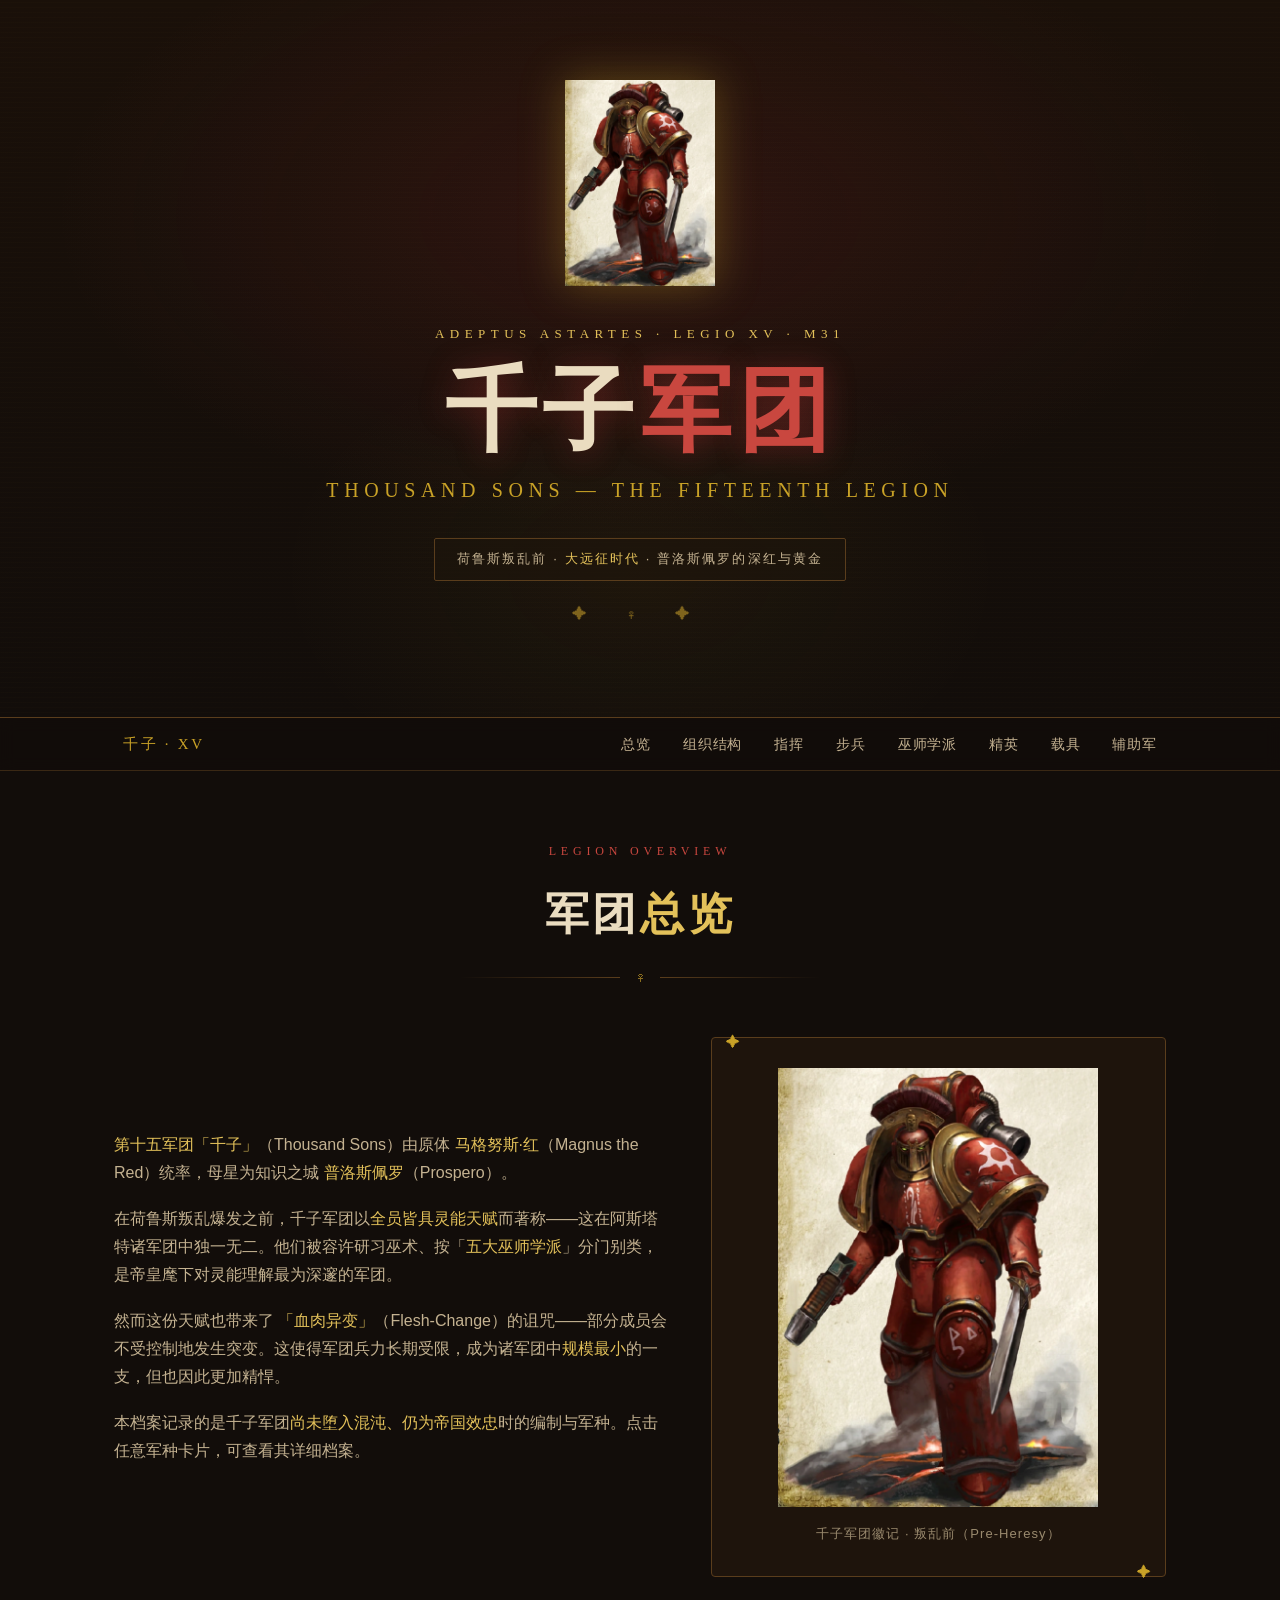
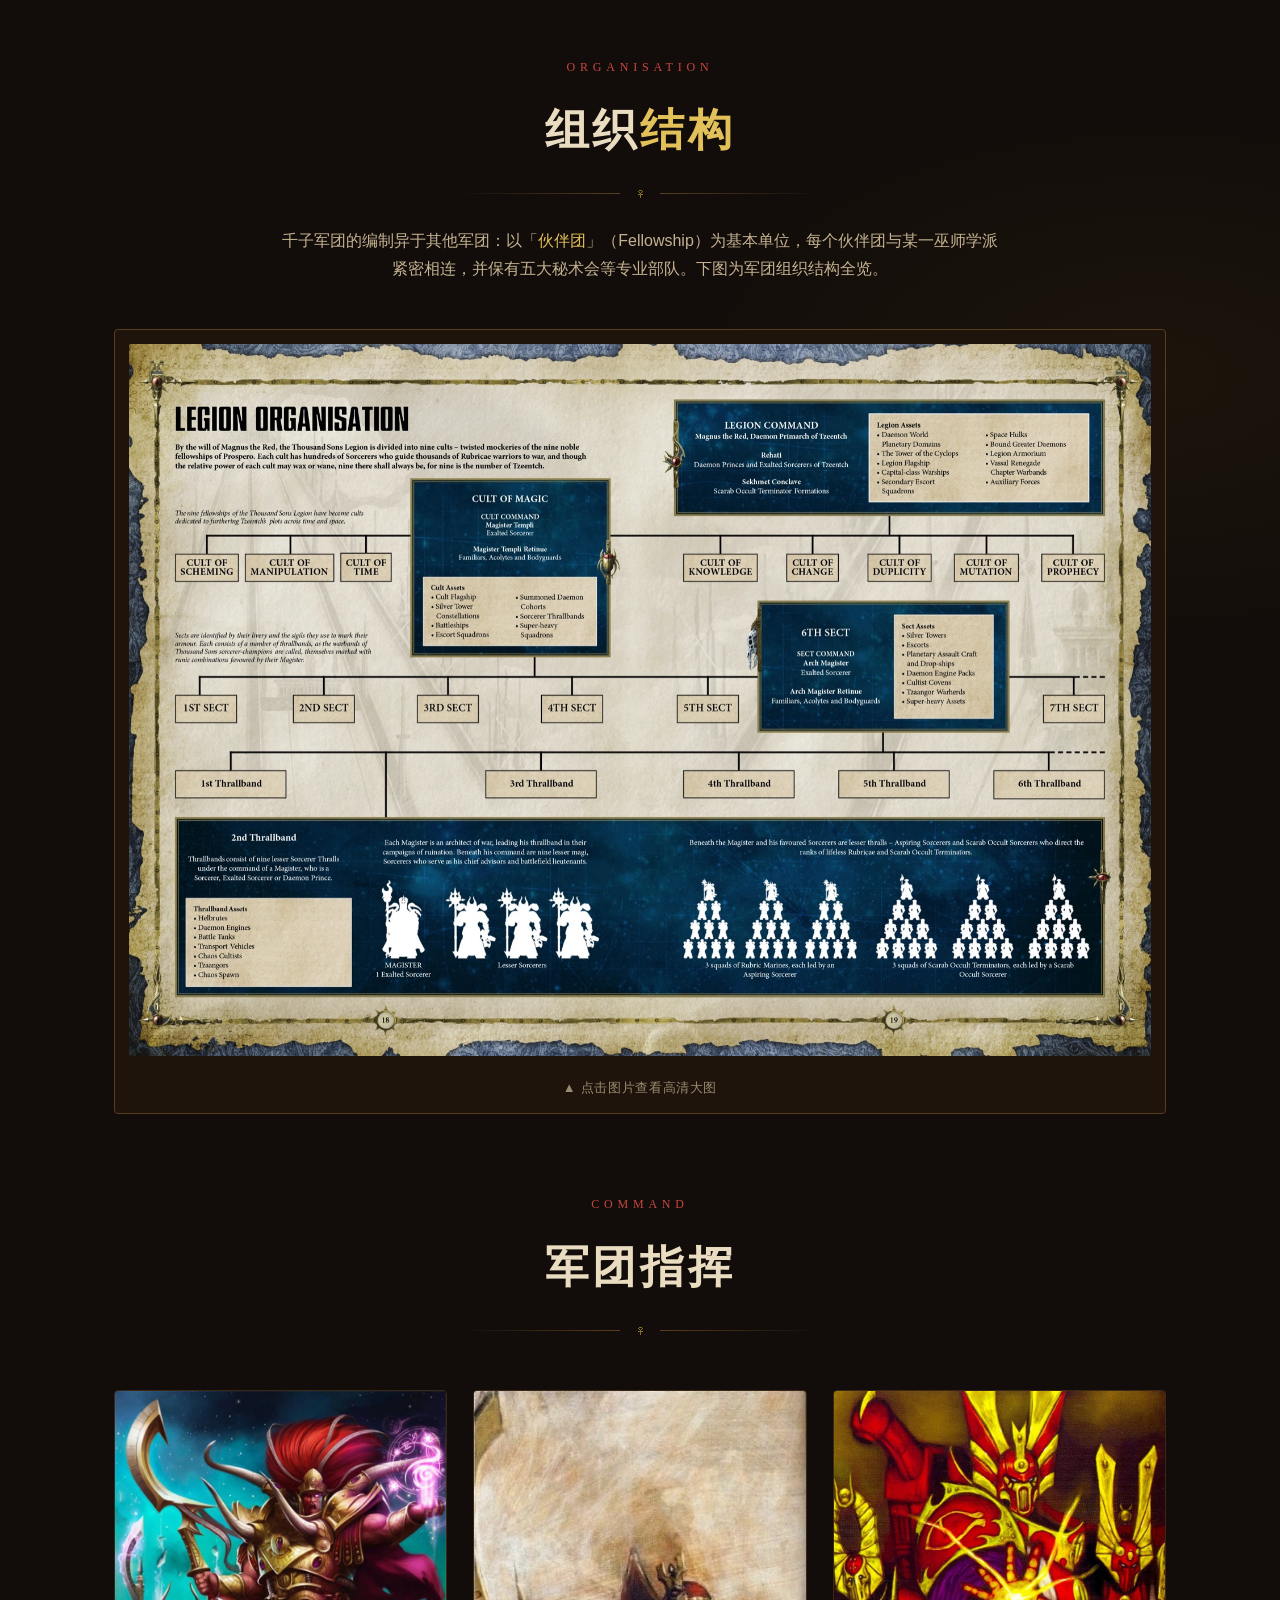
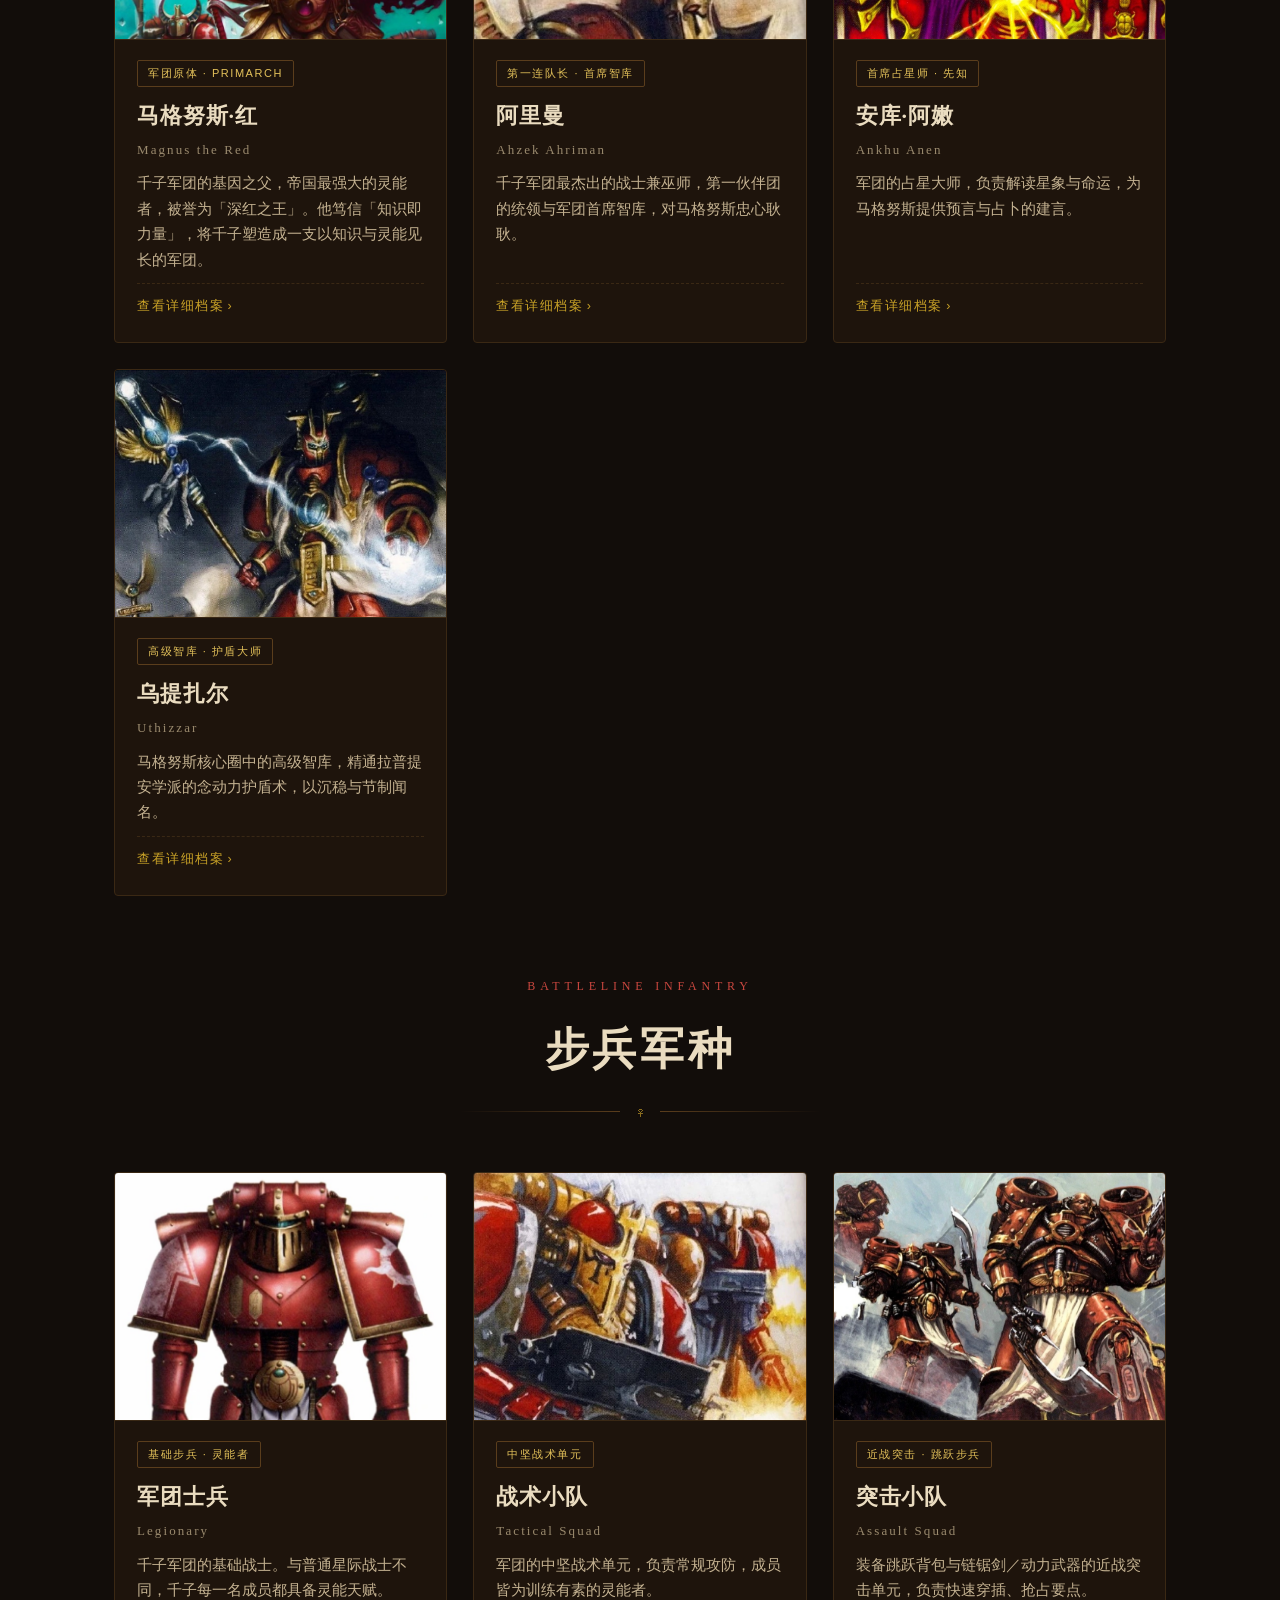
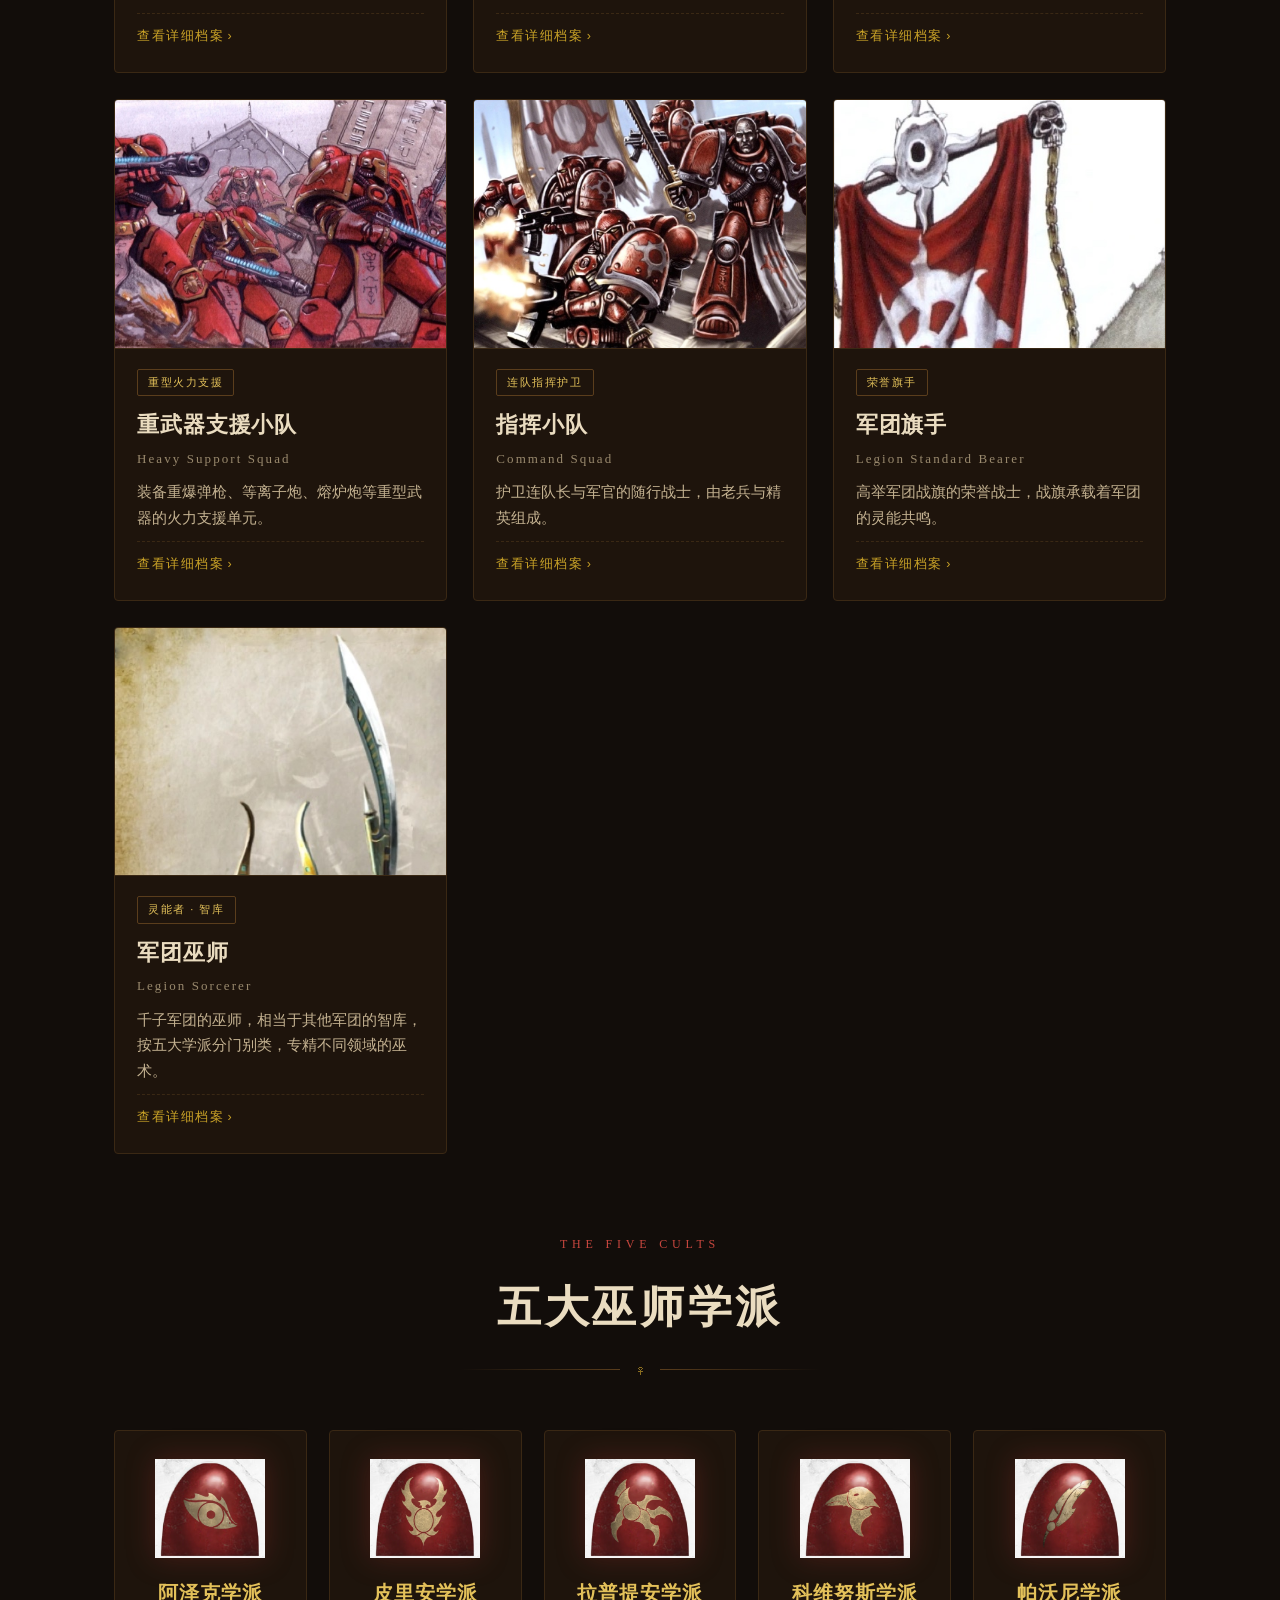
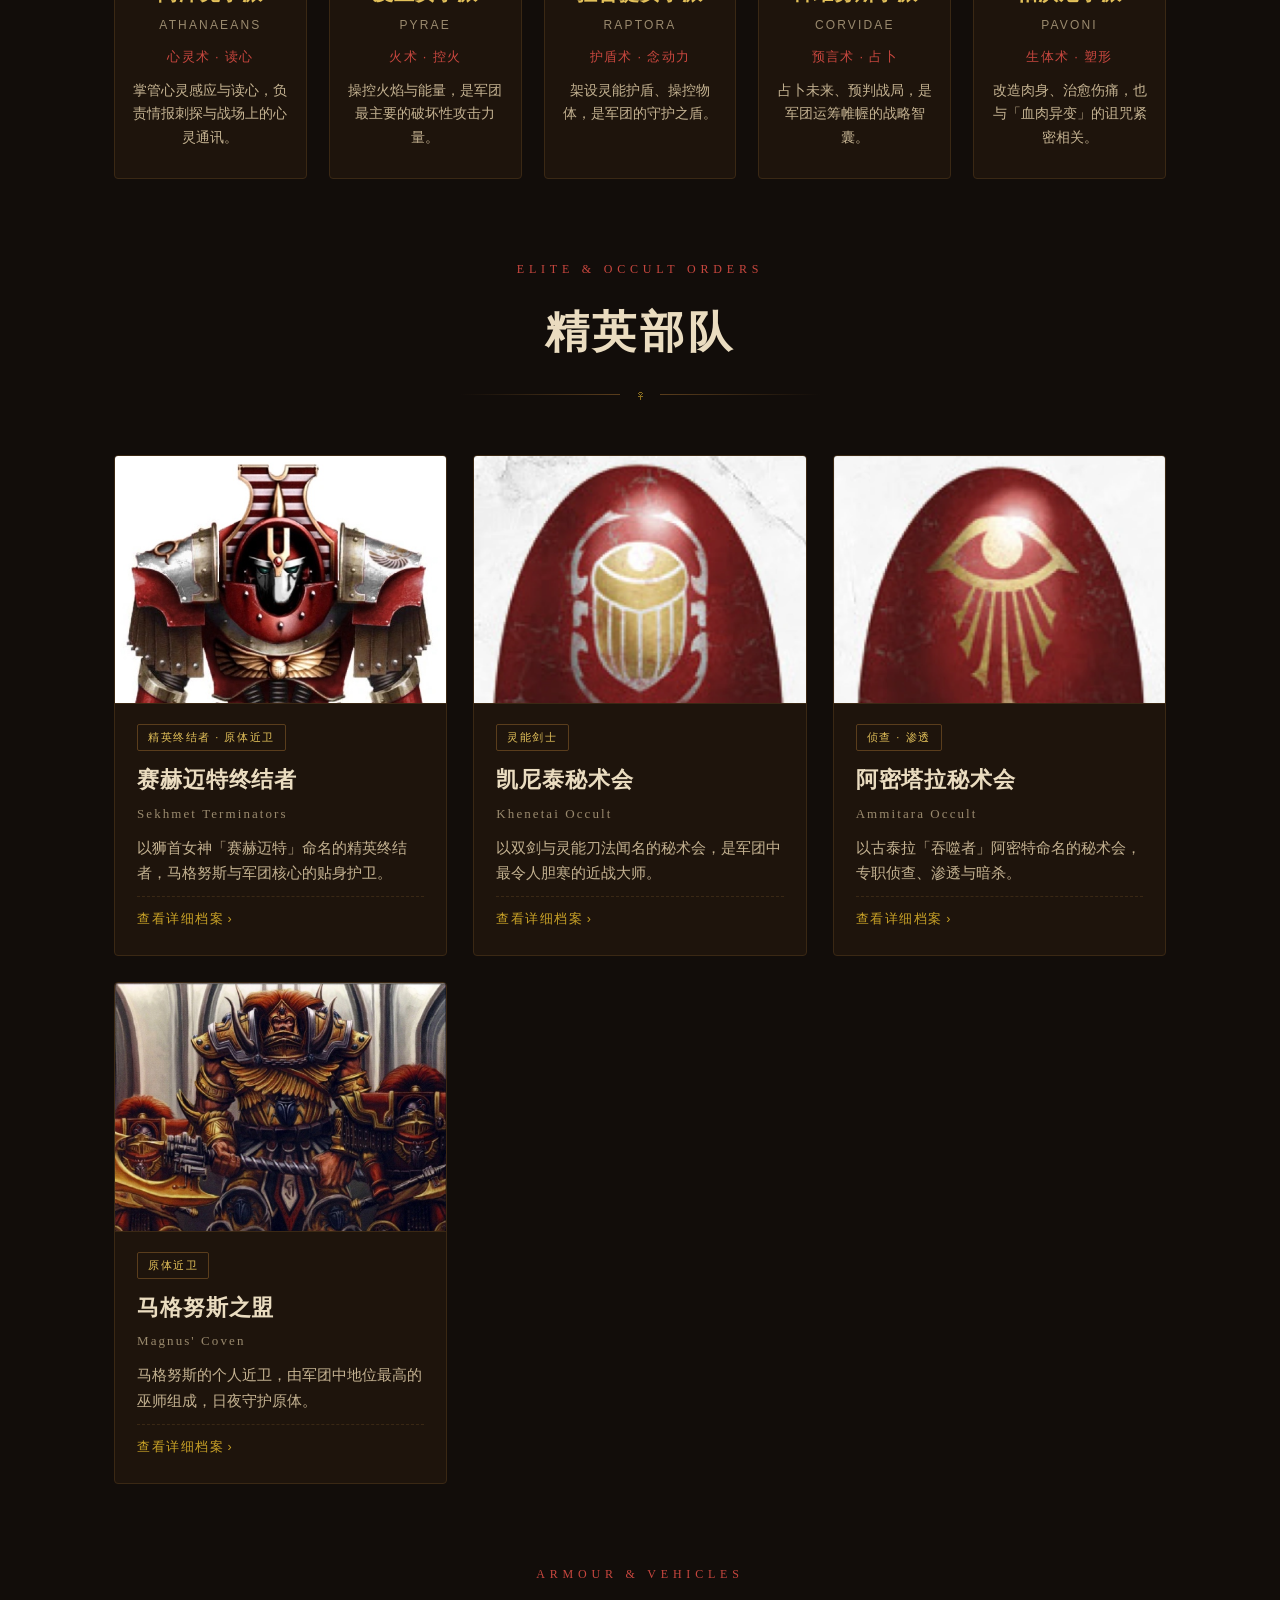
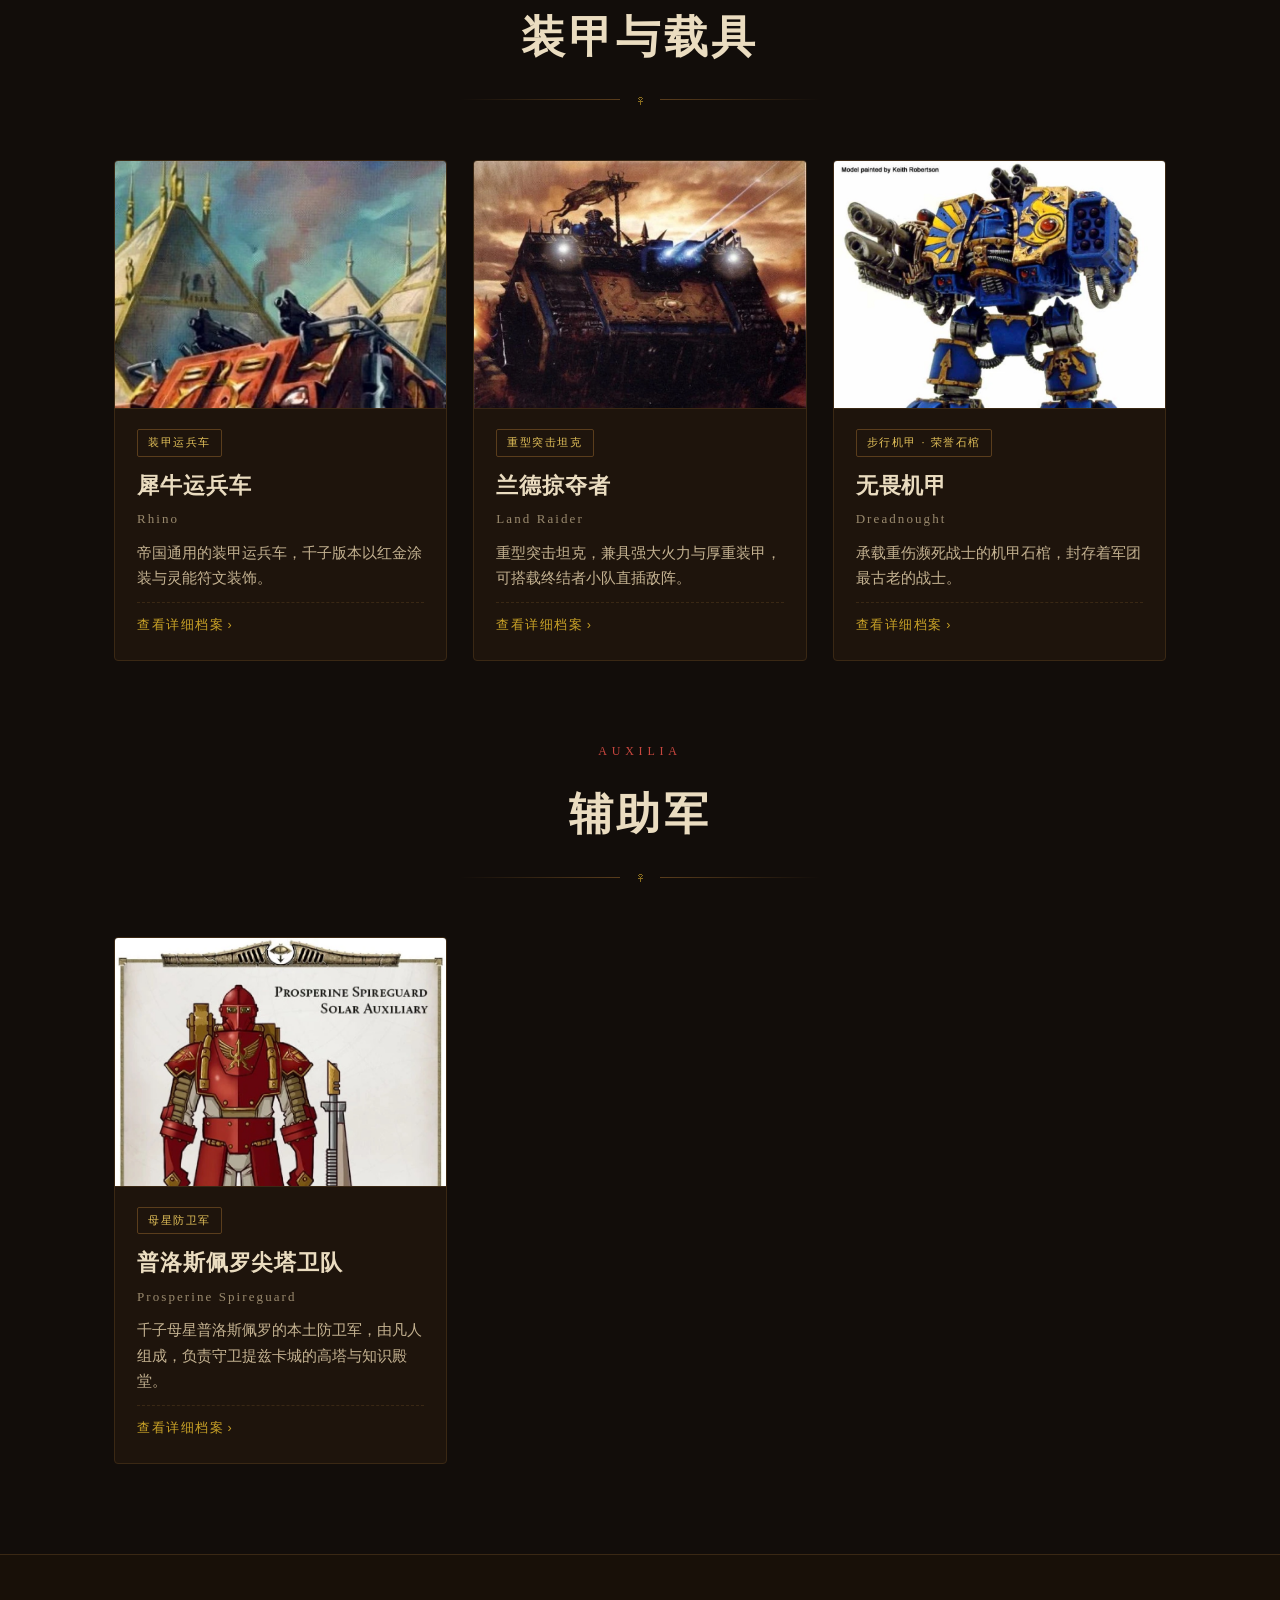
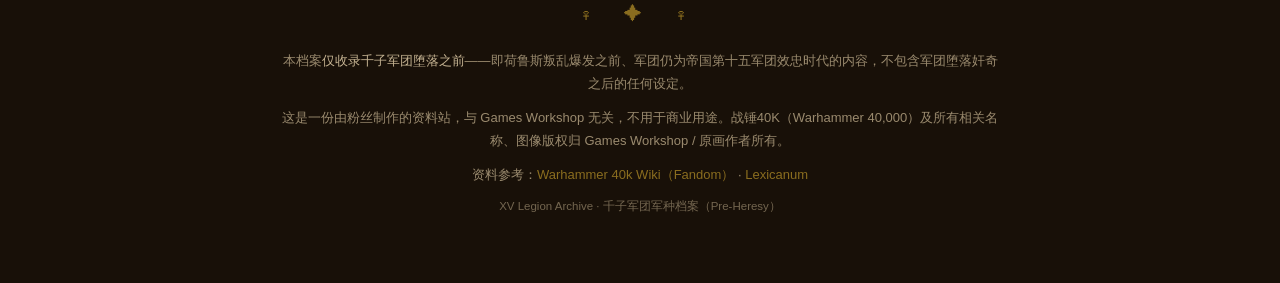
<file: index.html>
<!DOCTYPE html>
<html lang="zh-CN">
<head>
<meta charset="UTF-8">
<meta name="viewport" content="width=device-width, initial-scale=1.0">
<title>千子军团 · 第十五军团 — 大远征时代军种档案（荷鲁斯叛乱前）</title>
<link rel="icon" type="image/x-icon" href="favicon.ico">
<meta name="description" content="战锤40K · 30k时期（荷鲁斯叛乱前）千子军团全兵种档案：马格努斯、五大巫师学派、赛赫迈特终结者等。深红与黄金的普洛斯佩罗。">
<link rel="stylesheet" href="style.css">
</head>
<body>

<header class="hero">
  <div class="hero-inner">
    <img class="hero-emblem" src="img/legion_badge.png" alt="千子军团徽记">
    <div class="hero-kicker">Adeptus Astartes · Legio XV · M31</div>
    <h1>千子<span class="red">军团</span></h1>
    <div class="hero-sub">Thousand Sons — The Fifteenth Legion</div>
    <div class="hero-era">荷鲁斯叛乱前 · <b>大远征时代</b> · 普洛斯佩罗的深红与黄金</div>
    <div class="ornament">✦ ☥ ✦</div>
  </div>
</header>

<nav>
  <div class="wrap">
    <a class="brand" href="#top">千子 · XV</a>
    <a href="#overview">总览</a>
    <a href="#org">组织结构</a>
    <a href="#command">指挥</a>
    <a href="#infantry">步兵</a>
    <a href="#cults">巫师学派</a>
    <a href="#elite">精英</a>
    <a href="#vehicles">载具</a>
    <a href="#auxilia">辅助军</a>
  </div>
</nav>

<main id="top">

  <section id="overview">
    <div class="sec-head">
      <div class="sec-eyebrow">Legion Overview</div>
      <h2 class="sec-title">军团<span class="g">总览</span></h2>
      <div class="divider">☥</div>
    </div>
    <div class="overview-grid">
      <div class="overview-text">
        <p><b>第十五军团「千子」</b>（Thousand Sons）由原体 <b>马格努斯·红</b>（Magnus the Red）统率，母星为知识之城 <b>普洛斯佩罗</b>（Prospero）。</p>
        <p>在荷鲁斯叛乱爆发之前，千子军团以<b>全员皆具灵能天赋</b>而著称——这在阿斯塔特诸军团中独一无二。他们被容许研习巫术、按「<b>五大巫师学派</b>」分门别类，是帝皇麾下对灵能理解最为深邃的军团。</p>
        <p>然而这份天赋也带来了 <b>「血肉异变」</b>（Flesh-Change）的诅咒——部分成员会不受控制地发生突变。这使得军团兵力长期受限，成为诸军团中<b>规模最小</b>的一支，但也因此更加精悍。</p>
        <p>本档案记录的是千子军团<b>尚未堕入混沌、仍为帝国效忠</b>时的编制与军种。点击任意军种卡片，可查看其详细档案。</p>
      </div>
      <div class="badge-box">
        <img src="img/legion_badge.png" alt="千子军团叛乱前徽记">
        <div class="cap">千子军团徽记 · 叛乱前（Pre-Heresy）</div>
      </div>
    </div>
  </section>

  <section id="org">
    <div class="sec-head">
      <div class="sec-eyebrow">Organisation</div>
      <h2 class="sec-title">组织<span class="g">结构</span></h2>
      <div class="divider">☥</div>
      <p class="sec-desc">千子军团的编制异于其他军团：以「<b>伙伴团</b>」（Fellowship）为基本单位，每个伙伴团与某一巫师学派紧密相连，并保有五大秘术会等专业部队。下图为军团组织结构全览。</p>
    </div>
    <div class="org-box">
      <a href="img/org_chart.jpg" target="_blank" rel="noopener">
        <img src="img/org_chart.jpg" alt="千子军团组织结构图" loading="lazy">
      </a>
      <div class="org-tip">▲ 点击图片查看高清大图</div>
    </div>
  </section>

  <div id="unit-sections"></div>

</main>

<footer>
  <div class="f-orn">☥ ✦ ☥</div>
  <p>本档案<b>仅收录千子军团堕落之前</b>——即荷鲁斯叛乱爆发之前、军团仍为帝国第十五军团效忠时代的内容，不包含军团堕落奸奇之后的任何设定。</p>
  <p>这是一份由粉丝制作的资料站，与 Games Workshop 无关，不用于商业用途。战锤40K（Warhammer 40,000）及所有相关名称、图像版权归 Games Workshop / 原画作者所有。</p>
  <p class="src">资料参考：<a href="https://warhammer40k.fandom.com/wiki/Thousand_Sons" target="_blank" rel="noopener">Warhammer 40k Wiki（Fandom）</a> · <a href="https://wh40k.lexicanum.com/wiki/Thousand_Sons" target="_blank" rel="noopener">Lexicanum</a></p>
  <p class="legal">XV Legion Archive · 千子军团军种档案（Pre-Heresy）</p>
</footer>

<script src="data.js"></script>
<script>
function unitCard(u){
  return `<a class="card-link" href="unit.html#${u.id}">
    <article class="unit-card">
      <div class="ph"><img src="${u.img}" alt="${u.name}" loading="lazy"></div>
      <div class="body">
        <span class="unit-tag">${u.tag}</span>
        <h3>${u.name}<span class="en">${u.en}</span></h3>
        <p>${u.short}</p>
        <div class="more">查看详细档案</div>
      </div>
    </article>
  </a>`;
}
function cultCard(c){
  return `<a class="cult-card" href="unit.html#${c.id}">
    <img src="${c.img}" alt="${c.name}" loading="lazy">
    <h3>${c.name}</h3>
    <div class="en">${c.en}</div>
    <div class="dom">${c.domain}</div>
    <p>${c.short}</p>
  </a>`;
}

const root = document.getElementById('unit-sections');
let html = '';
for (const catId of CATEGORY_ORDER){
  const cat = CATEGORIES[catId];
  const units = UNITS.filter(u => u.category === catId);
  if (!units.length) continue;
  html += `<section id="${catId}">
    <div class="sec-head">
      <div class="sec-eyebrow">${cat.en}</div>
      <h2 class="sec-title">${cat.label}</h2>
      <div class="divider">☥</div>
    </div>`;
  if (catId === 'cults'){
    html += `<div class="cult-grid">` + units.map(cultCard).join('') + `</div>`;
  } else {
    html += `<div class="unit-grid">` + units.map(unitCard).join('') + `</div>`;
  }
  html += `</section>`;
}
root.innerHTML = html;
</script>

</body>
</html>
</file>
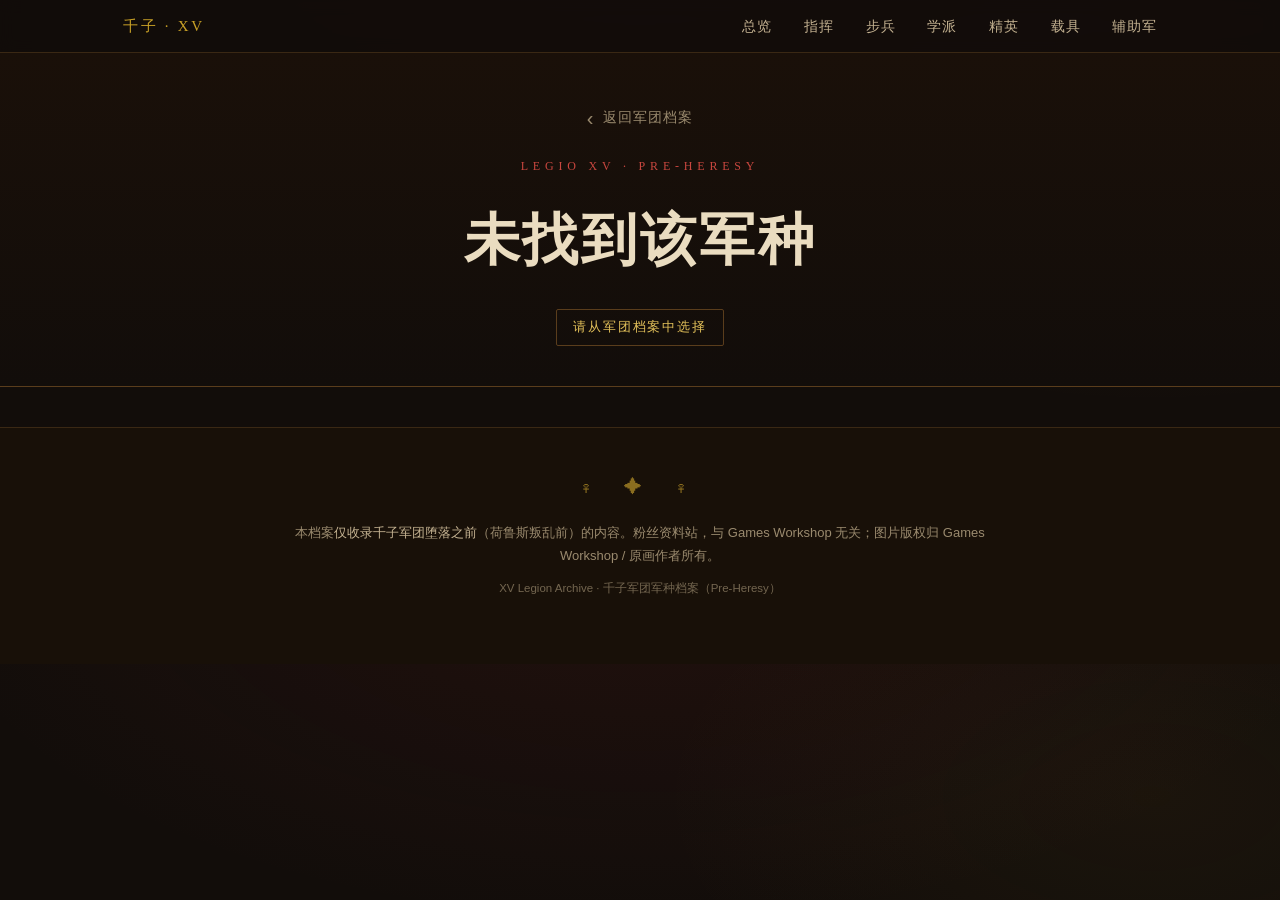
<file: unit.html>
<!DOCTYPE html>
<html lang="zh-CN">
<head>
<meta charset="UTF-8">
<meta name="viewport" content="width=device-width, initial-scale=1.0">
<title>军种档案 — 千子军团（荷鲁斯叛乱前）</title>
<link rel="icon" type="image/x-icon" href="favicon.ico">
<meta name="description" content="战锤40K 30k时期（荷鲁斯叛乱前）千子军团军种详细档案。">
<link rel="stylesheet" href="style.css">
</head>
<body>

<nav>
  <div class="wrap">
    <a class="brand" href="index.html">千子 · XV</a>
    <a href="index.html#overview">总览</a>
    <a href="index.html#command">指挥</a>
    <a href="index.html#infantry">步兵</a>
    <a href="index.html#cults">学派</a>
    <a href="index.html#elite">精英</a>
    <a href="index.html#vehicles">载具</a>
    <a href="index.html#auxilia">辅助军</a>
  </div>
</nav>

<div id="detail-root"></div>

<footer>
  <div class="f-orn">☥ ✦ ☥</div>
  <p>本档案<b>仅收录千子军团堕落之前</b>（荷鲁斯叛乱前）的内容。粉丝资料站，与 Games Workshop 无关；图片版权归 Games Workshop / 原画作者所有。</p>
  <p class="legal">XV Legion Archive · 千子军团军种档案（Pre-Heresy）</p>
</footer>

<script src="data.js"></script>
<script>
function render(){
  const id = (location.hash || "").replace("#", "");
  const idx = UNITS.findIndex(u => u.id === id);
  const root = document.getElementById('detail-root');

  if (idx < 0){
    root.innerHTML = `<div class="detail-hero">
        <a class="back-link" href="index.html">返回军团档案</a>
        <div class="kicker">Legio XV · Pre-Heresy</div>
        <h1 style="font-family:var(--font-disp)">未找到该军种</h1>
        <span class="tag">请从军团档案中选择</span>
      </div>`;
    document.title = "军种档案 — 千子军团（荷鲁斯叛乱前）";
    window.scrollTo(0, 0);
    return;
  }
  const u = UNITS[idx];
  const prev = UNITS[(idx - 1 + UNITS.length) % UNITS.length];
  const next = UNITS[(idx + 1) % UNITS.length];

  document.title = u.name + " · 千子军团（荷鲁斯叛乱前）";

  const sections = u.sections.map(s =>
    `<div class="detail-section"><h2>${s.h}</h2><p>${s.t}</p></div>`
  ).join('');

  root.innerHTML = `
  <div class="detail-hero">
    <a class="back-link" href="index.html">返回军团档案</a>
    <div class="kicker">Legio XV · Pre-Heresy</div>
    <h1>${u.name}<span class="en">${u.en}</span></h1>
    <span class="tag">${u.tag}</span>
  </div>
  <div class="detail-wrap">
    <div class="detail-figure"><img src="${u.img}" alt="${u.name}"></div>
    ${sections}
    <div class="detail-nav">
      <a href="unit.html#${prev.id}"><span class="dir">‹ 上一项</span>${prev.name}</a>
      <a href="unit.html#${next.id}" style="text-align:right"><span class="dir">下一项 ›</span>${next.name}</a>
    </div>
  </div>`;
  window.scrollTo(0, 0);
}
render();
window.addEventListener('hashchange', render);
</script>

</body>
</html>
</file>
<file: style.css>
:root{
  --bg:#120d0a;
  --bg2:#181008;
  --panel:#1e140c;
  --panel2:#241710;
  --line:#5a3d1c;
  --line-soft:#3a2814;
  --gold:#c9a227;
  --gold-bright:#e3c15a;
  --gold-dim:#8a6d1f;
  --crimson:#a83232;
  --crimson-bright:#c9473f;
  --ivory:#eadcc0;
  --ivory-dim:#c4b291;
  --muted:#9a8a6e;
  --font-disp:"Palatino Linotype","Book Antiqua",Palatino,"Georgia","Songti SC","STSong","Times New Roman",serif;
  --font-body:"Avenir Next","Helvetica Neue","PingFang SC","Hiragino Sans GB","Microsoft YaHei","Segoe UI",sans-serif;
}
*{box-sizing:border-box;margin:0;padding:0}
html{scroll-behavior:smooth}
body{
  background:
    radial-gradient(1200px 600px at 50% -100px, rgba(168,50,50,.10), transparent 60%),
    radial-gradient(900px 500px at 90% 20%, rgba(201,162,39,.05), transparent 55%),
    var(--bg);
  color:var(--ivory);
  font-family:var(--font-body);
  line-height:1.75;
  -webkit-font-smoothing:antialiased;
}
a{color:inherit;text-decoration:none}
::selection{background:var(--crimson);color:#fff}

/* ---------- 顶部英雄区（纯主题，无战役图） ---------- */
.hero{
  position:relative;min-height:76vh;
  display:flex;flex-direction:column;align-items:center;justify-content:center;
  text-align:center;padding:80px 24px 90px;overflow:hidden;
  border-bottom:1px solid var(--line);
  background:
    radial-gradient(900px 480px at 50% 30%, rgba(168,50,50,.16), transparent 65%),
    radial-gradient(600px 400px at 50% 80%, rgba(201,162,39,.06), transparent 60%),
    linear-gradient(180deg, #1a1009 0%, var(--bg) 100%);
}
.hero::before{
  content:"";position:absolute;inset:0;pointer-events:none;
  background:repeating-linear-gradient(0deg, transparent 0 4px, rgba(201,162,39,.015) 4px 5px);
}
.hero-inner{position:relative;z-index:2;max-width:900px}
.hero-emblem{width:150px;height:auto;margin:0 auto 28px;filter:drop-shadow(0 0 22px rgba(201,162,39,.35))}
.hero-kicker{font-family:var(--font-disp);letter-spacing:.42em;text-transform:uppercase;color:var(--gold-bright);font-size:13px;margin-bottom:18px}
.hero h1{font-family:var(--font-disp);font-weight:600;font-size:clamp(44px,8vw,92px);line-height:1.04;letter-spacing:.06em;color:var(--ivory);text-shadow:0 2px 30px rgba(168,50,50,.45)}
.hero h1 .red{color:var(--crimson-bright)}
.hero-sub{font-family:var(--font-disp);letter-spacing:.28em;text-transform:uppercase;color:var(--gold);font-size:clamp(14px,2.4vw,20px);margin-top:14px}
.hero-era{display:inline-block;margin-top:30px;padding:9px 22px;border:1px solid var(--line);border-radius:2px;font-size:13px;letter-spacing:.16em;color:var(--ivory-dim);background:rgba(30,20,12,.55)}
.hero-era b{color:var(--gold-bright);font-weight:500}
.ornament{color:var(--gold-dim);letter-spacing:1.2em;font-size:15px;margin:20px 0 0;opacity:.9}

/* ---------- 导航 ---------- */
nav{position:sticky;top:0;z-index:50;background:rgba(18,13,10,.92);backdrop-filter:blur(8px);border-bottom:1px solid var(--line-soft)}
nav .wrap{max-width:1100px;margin:0 auto;padding:0 20px;display:flex;align-items:center;gap:6px;flex-wrap:wrap}
nav a{color:var(--ivory-dim);text-decoration:none;font-size:14px;padding:13px 13px;letter-spacing:.06em;transition:.2s;white-space:nowrap}
nav a:hover{color:var(--gold-bright)}
nav .brand{font-family:var(--font-disp);color:var(--gold);letter-spacing:.18em;margin-right:auto;font-size:15px;text-transform:uppercase}

/* ---------- 通用区块 ---------- */
main{max-width:1100px;margin:0 auto;padding:0 24px 40px}
section{padding:70px 0 10px}
.sec-head{text-align:center;margin-bottom:46px}
.sec-eyebrow{font-family:var(--font-disp);letter-spacing:.4em;text-transform:uppercase;color:var(--crimson-bright);font-size:12px;margin-bottom:14px}
.sec-title{font-family:var(--font-disp);font-weight:600;font-size:clamp(28px,4.6vw,44px);letter-spacing:.08em;color:var(--ivory)}
.sec-title .g{color:var(--gold-bright)}
.sec-desc{max-width:720px;margin:20px auto 0;color:var(--ivory-dim);font-size:16px}
.sec-desc b{color:var(--gold-bright);font-weight:500}
.divider{display:flex;align-items:center;justify-content:center;gap:16px;margin:10px auto 0;color:var(--gold-dim);max-width:360px}
.divider::before,.divider::after{content:"";flex:1;height:1px;background:linear-gradient(90deg,transparent,var(--line))}
.divider::after{background:linear-gradient(90deg,var(--line),transparent)}

/* ---------- 总览 ---------- */
.overview-grid{display:grid;grid-template-columns:1.1fr .9fr;gap:40px;align-items:center}
@media(max-width:820px){.overview-grid{grid-template-columns:1fr}}
.overview-text p{margin-bottom:18px;color:var(--ivory-dim);font-size:16px}
.overview-text p b{color:var(--gold-bright);font-weight:500}
.badge-box{text-align:center;padding:30px;border:1px solid var(--line);background:var(--panel);border-radius:4px;position:relative}
.badge-box::before,.badge-box::after{content:"✦";position:absolute;color:var(--gold);font-size:14px}
.badge-box::before{top:-8px;left:14px}
.badge-box::after{bottom:-8px;right:14px}
.badge-box img{width:100%;max-width:320px;height:auto;margin:0 auto;display:block}
.badge-box .cap{margin-top:16px;color:var(--muted);font-size:13px;letter-spacing:.08em}

/* ---------- 组织结构 ---------- */
.org-box{border:1px solid var(--line);background:var(--panel);border-radius:4px;padding:14px;text-align:center}
.org-box img{width:100%;height:auto;border-radius:2px}
.org-box a{display:block}
.org-tip{margin-top:12px;color:var(--muted);font-size:13px;letter-spacing:.05em}

/* ---------- 军种卡片（可点击） ---------- */
.unit-grid{display:grid;grid-template-columns:repeat(auto-fill,minmax(300px,1fr));gap:26px}
.card-link{display:block;height:100%}
.unit-card{
  background:var(--panel);border:1px solid var(--line-soft);border-radius:4px;
  overflow:hidden;display:flex;flex-direction:column;height:100%;
  transition:transform .25s,border-color .25s,box-shadow .25s;position:relative;
}
.card-link:hover .unit-card,.unit-card:hover{
  transform:translateY(-4px);border-color:var(--gold-dim);
  box-shadow:0 14px 40px rgba(0,0,0,.5),0 0 0 1px rgba(201,162,39,.12);
}
.unit-card .ph{aspect-ratio:4/3;overflow:hidden;background:var(--bg2);position:relative;border-bottom:1px solid var(--line-soft)}
.unit-card .ph img{width:100%;height:100%;object-fit:cover;object-position:center top;display:block;transition:transform .5s}
.card-link:hover .unit-card .ph img{transform:scale(1.04)}
.unit-card .body{padding:20px 22px 24px;display:flex;flex-direction:column;gap:10px;flex:1}
.unit-tag{align-self:flex-start;font-size:11px;letter-spacing:.14em;color:var(--gold-bright);border:1px solid var(--line);padding:3px 10px;border-radius:2px;text-transform:uppercase}
.unit-card h3{font-family:var(--font-disp);font-size:22px;letter-spacing:.04em;color:var(--ivory)}
.unit-card h3 .en{display:block;font-size:13px;letter-spacing:.16em;color:var(--muted);font-weight:400;margin-top:3px}
.unit-card p{font-size:14.5px;color:var(--ivory-dim)}
.unit-card .more{margin-top:auto;padding-top:12px;font-size:12.5px;letter-spacing:.12em;color:var(--gold);border-top:1px dashed var(--line-soft)}
.unit-card .more::after{content:" ›";letter-spacing:0}

/* ---------- 五大巫师学派 ---------- */
.cult-grid{display:grid;grid-template-columns:repeat(auto-fit,minmax(190px,1fr));gap:22px}
.cult-card{text-align:center;padding:28px 18px;border:1px solid var(--line-soft);background:var(--panel);border-radius:4px;transition:.25s;height:100%;display:block}
.cult-card:hover{border-color:var(--gold-dim);background:var(--panel2);transform:translateY(-3px)}
.cult-card img{width:110px;height:auto;margin:0 auto 18px;display:block;filter:drop-shadow(0 0 14px rgba(168,50,50,.3))}
.cult-card h3{font-family:var(--font-disp);font-size:20px;color:var(--gold-bright);letter-spacing:.05em}
.cult-card .en{font-size:12px;letter-spacing:.18em;color:var(--muted);margin:4px 0 10px;text-transform:uppercase}
.cult-card .dom{font-size:13px;color:var(--crimson-bright);letter-spacing:.1em;margin-bottom:10px}
.cult-card p{font-size:13.5px;color:var(--ivory-dim)}

/* ---------- 详情页 ---------- */
.detail-hero{position:relative;padding:52px 24px 40px;text-align:center;border-bottom:1px solid var(--line);background:linear-gradient(180deg,#1a1009 0%,var(--bg) 100%)}
.back-link{display:inline-flex;align-items:center;gap:8px;color:var(--muted);font-size:14px;letter-spacing:.08em;margin-bottom:26px;transition:.2s}
.back-link:hover{color:var(--gold-bright)}
.back-link::before{content:"‹";font-size:20px;line-height:0}
.detail-hero .kicker{font-family:var(--font-disp);letter-spacing:.4em;text-transform:uppercase;color:var(--crimson-bright);font-size:12px;margin-bottom:14px}
.detail-hero h1{font-family:var(--font-disp);font-weight:600;font-size:clamp(34px,6vw,56px);letter-spacing:.05em;color:var(--ivory)}
.detail-hero h1 .en{display:block;font-size:clamp(15px,2.4vw,20px);letter-spacing:.22em;color:var(--gold);font-weight:400;margin-top:10px}
.detail-hero .tag{display:inline-block;margin-top:20px;padding:6px 16px;border:1px solid var(--line);border-radius:2px;font-size:13px;letter-spacing:.14em;color:var(--gold-bright)}
.detail-wrap{max-width:820px;margin:0 auto;padding:0 24px 60px}
.detail-figure{max-width:560px;margin:44px auto 40px;text-align:center}
.detail-figure img{width:100%;height:auto;border:1px solid var(--line);border-radius:4px;box-shadow:0 18px 50px rgba(0,0,0,.5)}
.detail-section{margin-bottom:34px}
.detail-section h2{
  font-family:var(--font-disp);font-size:22px;color:var(--gold-bright);letter-spacing:.08em;
  margin-bottom:12px;padding-left:14px;border-left:3px solid var(--crimson);
}
.detail-section p{color:var(--ivory-dim);font-size:16px;line-height:1.9}
.detail-nav{display:flex;justify-content:space-between;gap:16px;margin-top:50px;padding-top:24px;border-top:1px solid var(--line-soft)}
.detail-nav a{color:var(--ivory-dim);font-size:14px;letter-spacing:.06em;transition:.2s;max-width:48%}
.detail-nav a:hover{color:var(--gold-bright)}
.detail-nav .dir{display:block;font-size:11px;letter-spacing:.16em;color:var(--muted);margin-bottom:4px;text-transform:uppercase}

/* ---------- 页脚 ---------- */
footer{margin-top:40px;border-top:1px solid var(--line-soft);background:var(--bg2);padding:44px 24px 56px;text-align:center}
footer .f-orn{color:var(--gold-dim);font-size:18px;letter-spacing:.8em;margin-bottom:18px}
footer p{color:var(--muted);font-size:13px;max-width:720px;margin:0 auto 10px;line-height:1.8}
footer p b{color:var(--ivory-dim);font-weight:500}
footer .src a{color:var(--gold-dim);text-decoration:none}
footer .src a:hover{color:var(--gold-bright)}
footer .legal{font-size:11.5px;opacity:.7}
</file>
